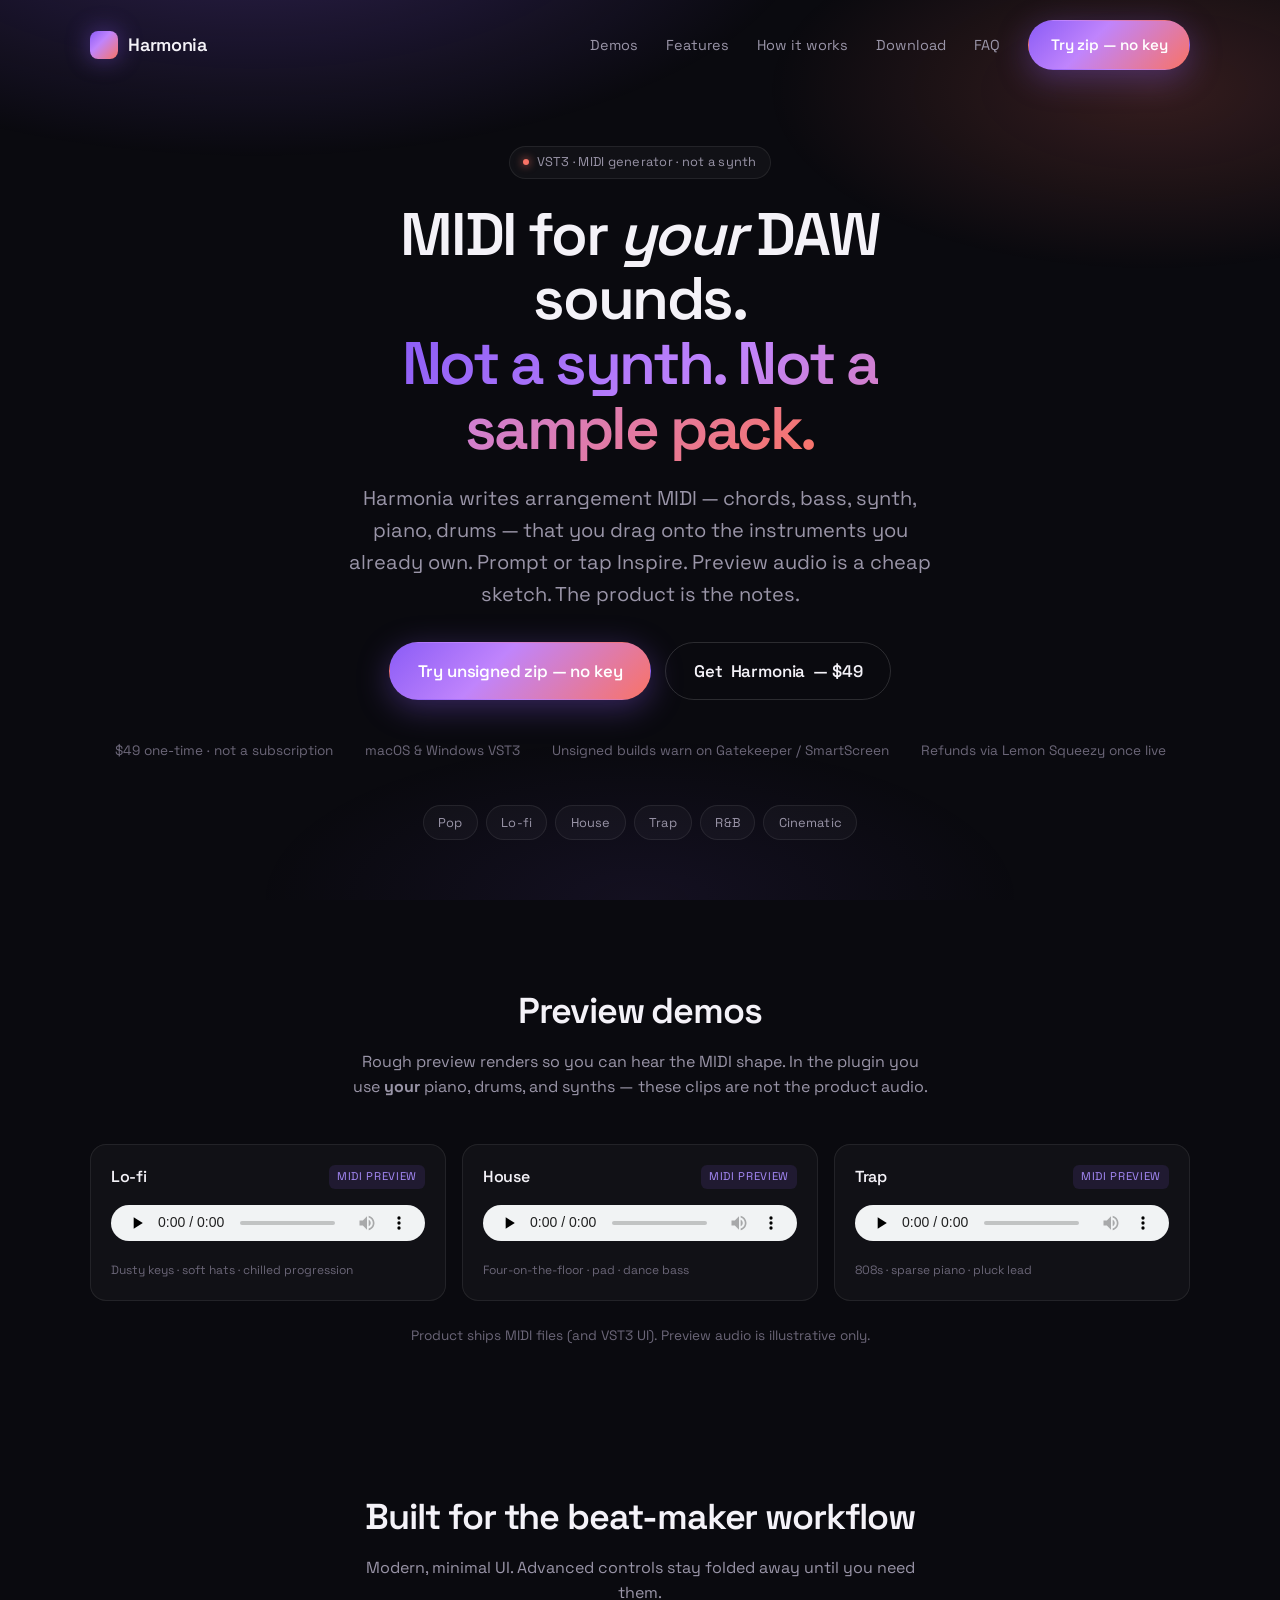
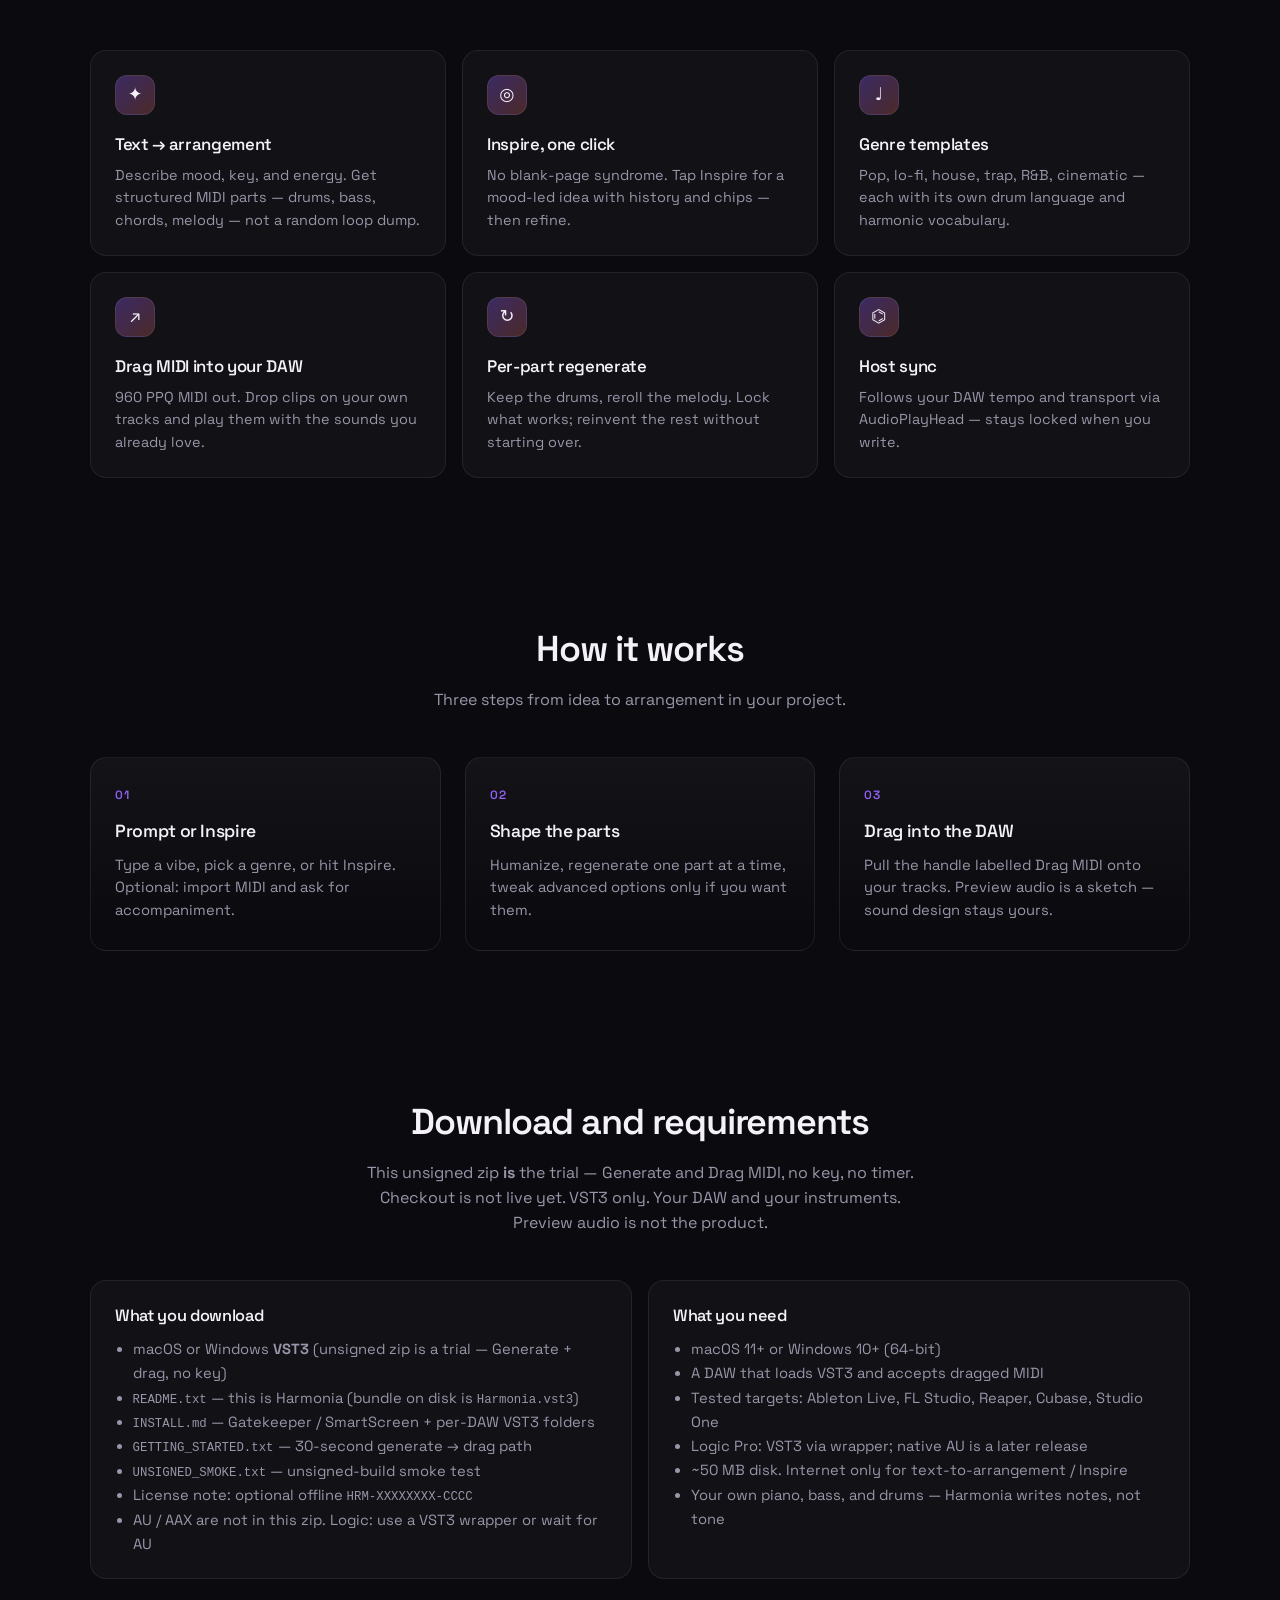
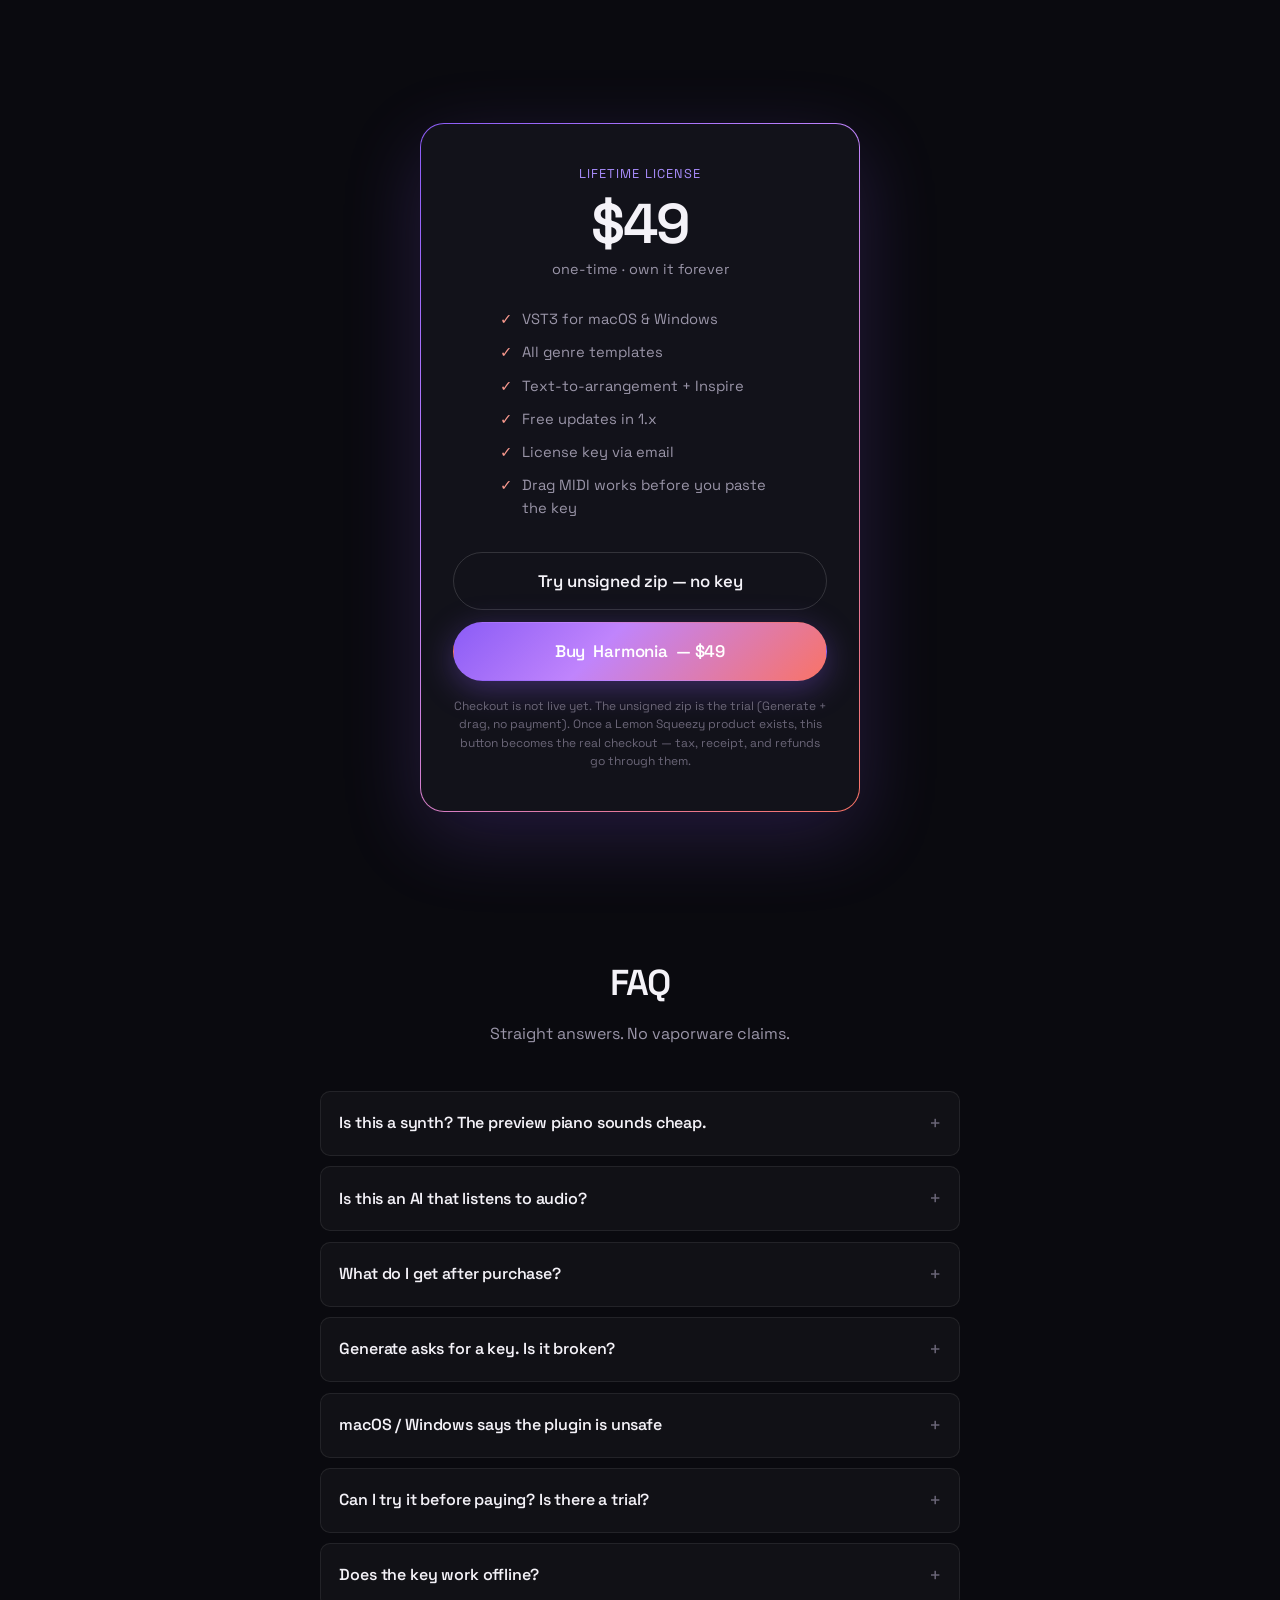
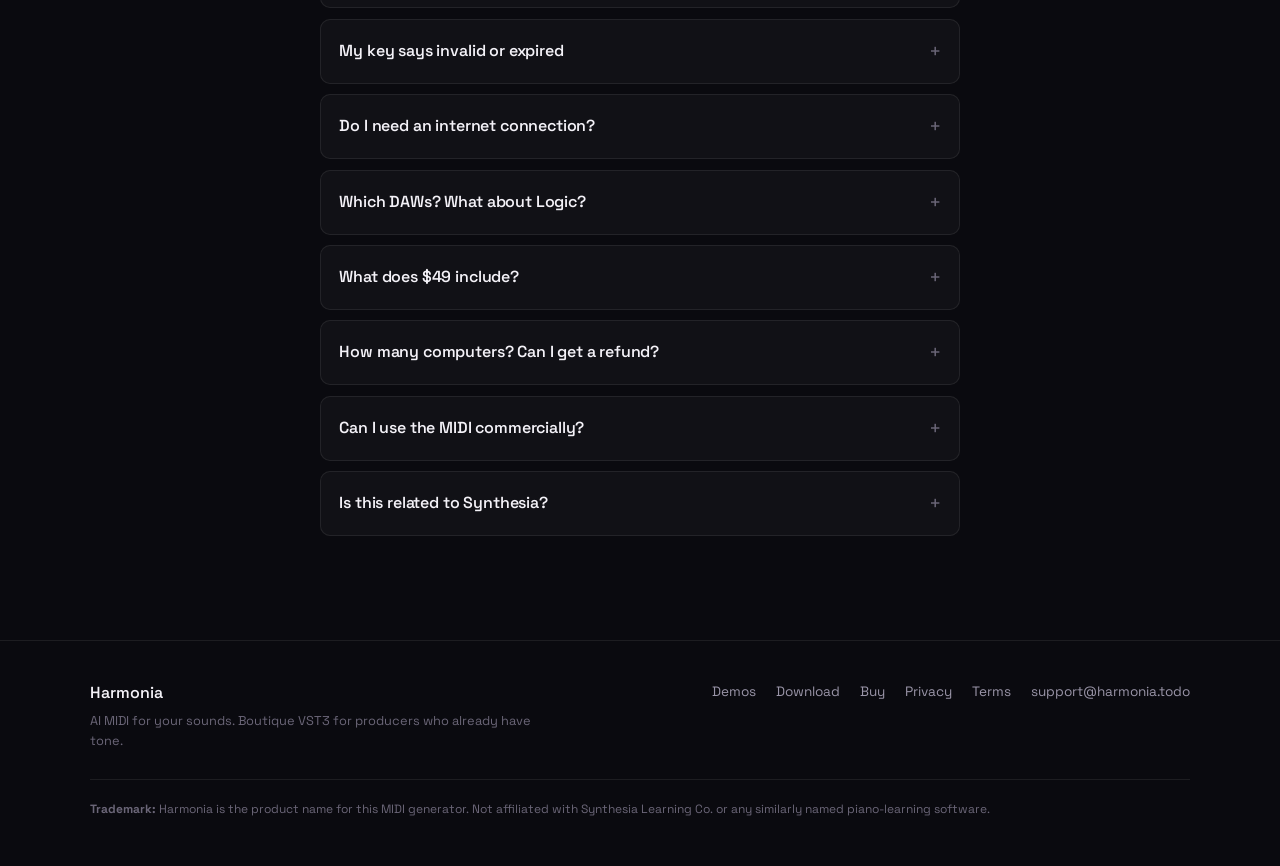
<file: sell-site/index.html>
<!DOCTYPE html>
<html lang="en">
<head>
  <meta charset="utf-8" />
  <meta name="viewport" content="width=device-width, initial-scale=1" />
  <title>Harmonia — AI MIDI for your sounds</title>
  <meta name="description" content="Harmonia is a VST3 MIDI generator. Describe a vibe or tap Inspire, get arrangement MIDI, drag it into your DAW and play it with your own sounds." />
  <meta name="theme-color" content="#0a0a0f" />
  <link rel="preconnect" href="https://fonts.googleapis.com" />
  <link rel="preconnect" href="https://fonts.gstatic.com" crossorigin />
  <link href="https://fonts.googleapis.com/css2?family=Space+Grotesk:wght@400;500;600&display=swap" rel="stylesheet" />
  <link rel="stylesheet" href="styles.css" />
</head>
<body>
  <div class="aurora-bg" aria-hidden="true"></div>

  <header>
    <div class="wrap nav">
      <a class="logo" href="#top" aria-label="Harmonia home">
        <span class="logo-mark" aria-hidden="true"></span>
        <span data-brand>Harmonia</span>
      </a>
      <button class="nav-toggle" type="button" aria-label="Open menu" aria-expanded="false" id="navToggle">☰</button>
      <ul class="nav-links" id="navLinks">
        <li><a href="#demos">Demos</a></li>
        <li><a href="#features">Features</a></li>
        <li><a href="#how">How it works</a></li>
        <li><a href="#download">Download</a></li>
        <li><a href="#faq">FAQ</a></li>
        <li><a class="btn btn-primary nav-cta" href="#download" data-checkout>Try zip — no key</a></li>
      </ul>
    </div>
  </header>

  <main id="top">
    <!-- Hero -->
    <section class="hero wrap">
      <p class="eyebrow"><span class="eyebrow-dot" aria-hidden="true"></span> VST3 · MIDI generator · not a synth</p>
      <h1>
        MIDI for <em>your</em> DAW sounds.<br />
        <span class="gradient">Not a synth. Not a sample pack.</span>
      </h1>
      <p class="hero-lead">
        <span data-brand>Harmonia</span> writes arrangement MIDI — chords, bass, synth, piano, drums —
        that you drag onto the instruments you already own. Prompt or tap Inspire. Preview audio is a
        cheap sketch. The product is the notes.
      </p>
      <div class="hero-actions">
        <a class="btn btn-primary btn-lg" href="#download" data-trial>Try unsigned zip — no key</a>
        <a class="btn btn-ghost btn-lg" href="#buy" data-checkout data-checkout-keep-label>Get <span data-brand>Harmonia</span> — $49</a>
      </div>
      <div class="hero-meta">
        <span>$49 one-time · not a subscription</span>
        <span>macOS &amp; Windows VST3</span>
        <span>Unsigned builds warn on Gatekeeper / SmartScreen</span>
        <span>Refunds via Lemon Squeezy once live</span>
      </div>
      <div class="genre-pills" id="genrePills" aria-label="Supported genres"></div>
    </section>

    <!-- Demos -->
    <section id="demos">
      <div class="wrap">
        <div class="section-head">
          <h2>Preview demos</h2>
          <p>
            Rough preview renders so you can hear the MIDI shape. In the plugin you use
            <strong>your</strong> piano, drums, and synths — these clips are not the product audio.
          </p>
        </div>
        <div class="demos">
          <article class="demo-card">
            <div class="demo-top">
              <span class="demo-label">Lo-fi</span>
              <span class="demo-badge">MIDI preview</span>
            </div>
            <audio controls preload="none" src="demos/lofi.mp3">
              Your browser does not support audio.
            </audio>
            <p class="demo-note">Dusty keys · soft hats · chilled progression</p>
          </article>
          <article class="demo-card">
            <div class="demo-top">
              <span class="demo-label">House</span>
              <span class="demo-badge">MIDI preview</span>
            </div>
            <audio controls preload="none" src="demos/house.mp3">
              Your browser does not support audio.
            </audio>
            <p class="demo-note">Four-on-the-floor · pad · dance bass</p>
          </article>
          <article class="demo-card">
            <div class="demo-top">
              <span class="demo-label">Trap</span>
              <span class="demo-badge">MIDI preview</span>
            </div>
            <audio controls preload="none" src="demos/trap.mp3">
              Your browser does not support audio.
            </audio>
            <p class="demo-note">808s · sparse piano · pluck lead</p>
          </article>
        </div>
        <p class="demo-disclaimer">
          Product ships MIDI files (and VST3 UI). Preview audio is illustrative only.
        </p>
      </div>
    </section>

    <!-- Features -->
    <section id="features">
      <div class="wrap">
        <div class="section-head">
          <h2>Built for the beat-maker workflow</h2>
          <p>Modern, minimal UI. Advanced controls stay folded away until you need them.</p>
        </div>
        <div class="features">
          <article class="feature">
            <div class="feature-icon" aria-hidden="true">✦</div>
            <h3>Text → arrangement</h3>
            <p>Describe mood, key, and energy. Get structured MIDI parts — drums, bass, chords, melody — not a random loop dump.</p>
          </article>
          <article class="feature">
            <div class="feature-icon" aria-hidden="true">◎</div>
            <h3>Inspire, one click</h3>
            <p>No blank-page syndrome. Tap Inspire for a mood-led idea with history and chips — then refine.</p>
          </article>
          <article class="feature">
            <div class="feature-icon" aria-hidden="true">♩</div>
            <h3>Genre templates</h3>
            <p>Pop, lo-fi, house, trap, R&amp;B, cinematic — each with its own drum language and harmonic vocabulary.</p>
          </article>
          <article class="feature">
            <div class="feature-icon" aria-hidden="true">↗</div>
            <h3>Drag MIDI into your DAW</h3>
            <p>960 PPQ MIDI out. Drop clips on your own tracks and play them with the sounds you already love.</p>
          </article>
          <article class="feature">
            <div class="feature-icon" aria-hidden="true">↻</div>
            <h3>Per-part regenerate</h3>
            <p>Keep the drums, reroll the melody. Lock what works; reinvent the rest without starting over.</p>
          </article>
          <article class="feature">
            <div class="feature-icon" aria-hidden="true">⌬</div>
            <h3>Host sync</h3>
            <p>Follows your DAW tempo and transport via AudioPlayHead — stays locked when you write.</p>
          </article>
        </div>
      </div>
    </section>

    <!-- How it works -->
    <section id="how">
      <div class="wrap">
        <div class="section-head">
          <h2>How it works</h2>
          <p>Three steps from idea to arrangement in your project.</p>
        </div>
        <div class="steps">
          <article class="step">
            <h3>Prompt or Inspire</h3>
            <p>Type a vibe, pick a genre, or hit Inspire. Optional: import MIDI and ask for accompaniment.</p>
          </article>
          <article class="step">
            <h3>Shape the parts</h3>
            <p>Humanize, regenerate one part at a time, tweak advanced options only if you want them.</p>
          </article>
          <article class="step">
            <h3>Drag into the DAW</h3>
            <p>Pull the handle labelled Drag MIDI onto your tracks. Preview audio is a sketch — sound design stays yours.</p>
          </article>
        </div>
      </div>
    </section>

    <!-- Download / requirements -->
    <section id="download">
      <div class="wrap">
        <div class="section-head">
          <h2>Download and requirements</h2>
          <p>
            This unsigned zip <strong>is</strong> the trial — Generate and Drag MIDI, no key, no timer.
            Checkout is not live yet. VST3 only. Your DAW and your instruments. Preview audio is not the product.
          </p>
        </div>
        <div class="req-grid">
          <article class="req-card">
            <h3>What you download</h3>
            <ul>
              <li>macOS or Windows <strong>VST3</strong> (unsigned zip is a trial — Generate + drag, no key)</li>
              <li><code>README.txt</code> — this is Harmonia (bundle on disk is <code>Harmonia.vst3</code>)</li>
              <li><code>INSTALL.md</code> — Gatekeeper / SmartScreen + per-DAW VST3 folders</li>
              <li><code>GETTING_STARTED.txt</code> — 30-second generate → drag path</li>
              <li><code>UNSIGNED_SMOKE.txt</code> — unsigned-build smoke test</li>
              <li>License note: optional offline <code>HRM-XXXXXXXX-CCCC</code></li>
              <li>AU / AAX are not in this zip. Logic: use a VST3 wrapper or wait for AU</li>
            </ul>
          </article>
          <article class="req-card">
            <h3>What you need</h3>
            <ul>
              <li>macOS 11+ or Windows 10+ (64-bit)</li>
              <li>A DAW that loads VST3 and accepts dragged MIDI</li>
              <li>Tested targets: Ableton Live, FL Studio, Reaper, Cubase, Studio One</li>
              <li>Logic Pro: VST3 via wrapper; native AU is a later release</li>
              <li>~50 MB disk. Internet only for text-to-arrangement / Inspire</li>
              <li>Your own piano, bass, and drums — Harmonia writes notes, not tone</li>
            </ul>
          </article>
        </div>
      </div>
    </section>

    <!-- Pricing / Lemon Squeezy -->
    <section class="pricing-band" id="buy">
      <div class="wrap">
        <div class="price-card">
          <p class="label">Lifetime license</p>
          <p class="price-amount" data-price>$49</p>
          <p class="price-note" data-price-note>one-time · own it forever</p>
          <ul class="price-list">
            <li>VST3 for macOS &amp; Windows</li>
            <li>All genre templates</li>
            <li>Text-to-arrangement + Inspire</li>
            <li>Free updates in 1.x</li>
            <li>License key via email</li>
            <li>Drag MIDI works before you paste the key</li>
          </ul>
          <!--
            TODO(Lemon Squeezy): replace href="#" with your checkout URL from Lemon Squeezy
            (Products → your product → Share → Checkout link). Keep data-lemonsqueezy for overlay JS if used.
          -->
          <a class="btn btn-ghost btn-lg" href="#download" data-trial>Try unsigned zip — no key</a>
          <a
            class="btn btn-primary btn-lg"
            href="#download"
            id="lemonCheckout"
            data-checkout
            data-checkout-keep-label
            data-lemonsqueezy
            data-lemonsqueezy-comment="TODO: paste Lemon Squeezy checkout URL"
          >Buy <span data-brand>Harmonia</span> — $49</a>
          <p class="price-footnote">
            Checkout is not live yet. The unsigned zip is the trial (Generate + drag, no payment).
            Once a Lemon Squeezy product exists, this button becomes the real checkout —
            tax, receipt, and refunds go through them.
          </p>
        </div>
      </div>
    </section>

    <!-- FAQ -->
    <section id="faq">
      <div class="wrap">
        <div class="section-head">
          <h2>FAQ</h2>
          <p>Straight answers. No vaporware claims.</p>
        </div>
        <div class="faq">
          <details>
            <summary>Is this a synth? The preview piano sounds cheap.</summary>
            <p>
              No. Harmonia is a <strong>MIDI generator for YOUR DAW sounds</strong>, not a synth
              and not a sample pack. Preview audio is a sketch so you can hear the MIDI shape.
              Drag the notes onto <strong>your</strong> piano, bass, and drums. A thin built-in
              piano is expected, not a defect.
            </p>
          </details>
          <details>
            <summary>Is this an AI that listens to audio?</summary>
            <p>
              No. <span data-brand>Harmonia</span> plans and writes notes. You hear them through
              whatever instruments you load in your DAW. Preview MP3s on this page are
              illustrative renders only.
            </p>
          </details>
          <details>
            <summary>What do I get after purchase?</summary>
            <p>
              A download link and a license key <code>HRM-XXXXXXXX-CCCC</code> for the VST3 (macOS / Windows).
              Settings → paste the key → Validate. Generate needs the key on paid builds.
              Drag MIDI and export always work, even before you paste it.
            </p>
          </details>
          <details>
            <summary>Generate asks for a key. Is it broken?</summary>
            <p>
              No — paid builds need the key before Generate writes a new clip.
              Tap Generate (it stays clickable) and Settings opens so you can
              paste <code>HRM-XXXXXXXX-CCCC</code> or hit Paste. Drag MIDI still
              works so you can audition a clip that is already on the piano roll.
            </p>
          </details>
          <details>
            <summary>macOS / Windows says the plugin is unsafe</summary>
            <p>
              Unsigned builds trip Gatekeeper and SmartScreen. That warning is expected
              until the developer signs the installer — it is not malware. Prefer the
              signed download from your receipt once it exists. The zip includes
              <code>UNSIGNED_SMOKE.txt</code>: right-click Open / More info → Run anyway,
              copy the .vst3 into the VST3 folder, rescan, Generate, drag MIDI.
            </p>
          </details>
          <details>
            <summary>Can I try it before paying? Is there a trial?</summary>
            <p>
              Yes. The unsigned zip <strong>is</strong> the trial: Generate and Drag MIDI work with
              no key and no timer. Use it in your DAW before Lemon checkout exists. Paid
              (<code>ENFORCE</code>) builds lock Generate until you paste <code>HRM-XXXXXXXX-CCCC</code>.
              Drag MIDI never locks.
            </p>
          </details>
          <details>
            <summary>Does the key work offline?</summary>
            <p>
              Offline <code>HRM-XXXXXXXX-CCCC</code> keys validate on this machine and never expire.
              They are not sent anywhere. Lemon keys need a validate URL (optional, not live yet).
              Genre templates work offline. Text-to-arrangement / Inspire need a network and an LLM key you supply.
            </p>
          </details>
          <details>
            <summary>My key says invalid or expired</summary>
            <p>
              Invalid HRM- usually means a truncated paste — copy the full <code>HRM-XXXXXXXX-CCCC</code>
              line (Settings → Paste). Offline HRM- keys do not expire. “Expired” / “disabled” is a
              Lemon HTTP status once checkout is live — ask for a new key or a refund through Lemon.
            </p>
          </details>
          <details>
            <summary>Do I need an internet connection?</summary>
            <p>
              Not for Generate, Drag MIDI, or an offline HRM- key. Text-to-arrangement and Inspire
              use a cloud LLM only if you turn that on. Genre templates work offline.
            </p>
          </details>
          <details>
            <summary>Which DAWs? What about Logic?</summary>
            <p>
              VST3 + dragged MIDI: Ableton Live, FL Studio, Reaper, Cubase, Studio One, and similar.
              <strong>Logic Pro has no native VST3</strong> — use a VST3 wrapper, or wait for AU.
              This zip does not include AU.
            </p>
          </details>
          <details>
            <summary>What does $49 include?</summary>
            <p>
              A one-time license for Harmonia 1.x: the VST3, all six genre templates,
              text-to-arrangement, Inspire, and free 1.x updates. Not a subscription.
              You do not get a sample pack or a “pro piano” — you get MIDI for the
              instruments you already own.
            </p>
          </details>
          <details>
            <summary>How many computers? Can I get a refund?</summary>
            <p>
              One buyer, the machines you personally use. <strong>$49 is one-time</strong>
              (not a subscription). Once checkout is live, Lemon Squeezy is merchant of
              record: tax, receipt, and refunds go through them. If the VST3 will not
              load or drag MIDI after a good-faith install, ask for a refund — unsigned
              builds warn on Gatekeeper / SmartScreen until the developer signs.
            </p>
          </details>
          <details>
            <summary>Can I use the MIDI commercially?</summary>
            <p>
              Yes — MIDI you generate with a valid license is yours to use in commercial releases. Do not redistribute
              the plugin itself.
            </p>
          </details>
          <details>
            <summary>Is this related to Synthesia?</summary>
            <p>
              No. The product is <strong>Harmonia</strong>, an AI MIDI generator for your DAW.
              It is not affiliated with Synthesia Learning Co. or any piano-learning software of that name.
            </p>
          </details>
        </div>
      </div>
    </section>
  </main>

  <footer class="footer">
    <div class="wrap">
      <div class="footer-inner">
        <div>
          <p class="footer-brand" data-brand>Harmonia</p>
          <p class="footer-muted">AI MIDI for your sounds. Boutique VST3 for producers who already have tone.</p>
        </div>
        <div class="footer-links">
          <a href="#demos">Demos</a>
          <a href="#download">Download</a>
          <a href="#buy">Buy</a>
          <a href="privacy.html">Privacy</a>
          <a href="terms.html">Terms</a>
          <a href="mailto:support@harmonia.todo" id="supportLink">support@harmonia.todo</a>
        </div>
      </div>
      <p class="tm-note">
        <strong>Trademark:</strong> Harmonia is the product name for this MIDI generator. Not affiliated with Synthesia Learning Co. or any similarly named piano-learning software.</p>
    </div>
  </footer>

  <script src="config.js"></script>
  <script src="script.js"></script>
</body>
</html>
</file>
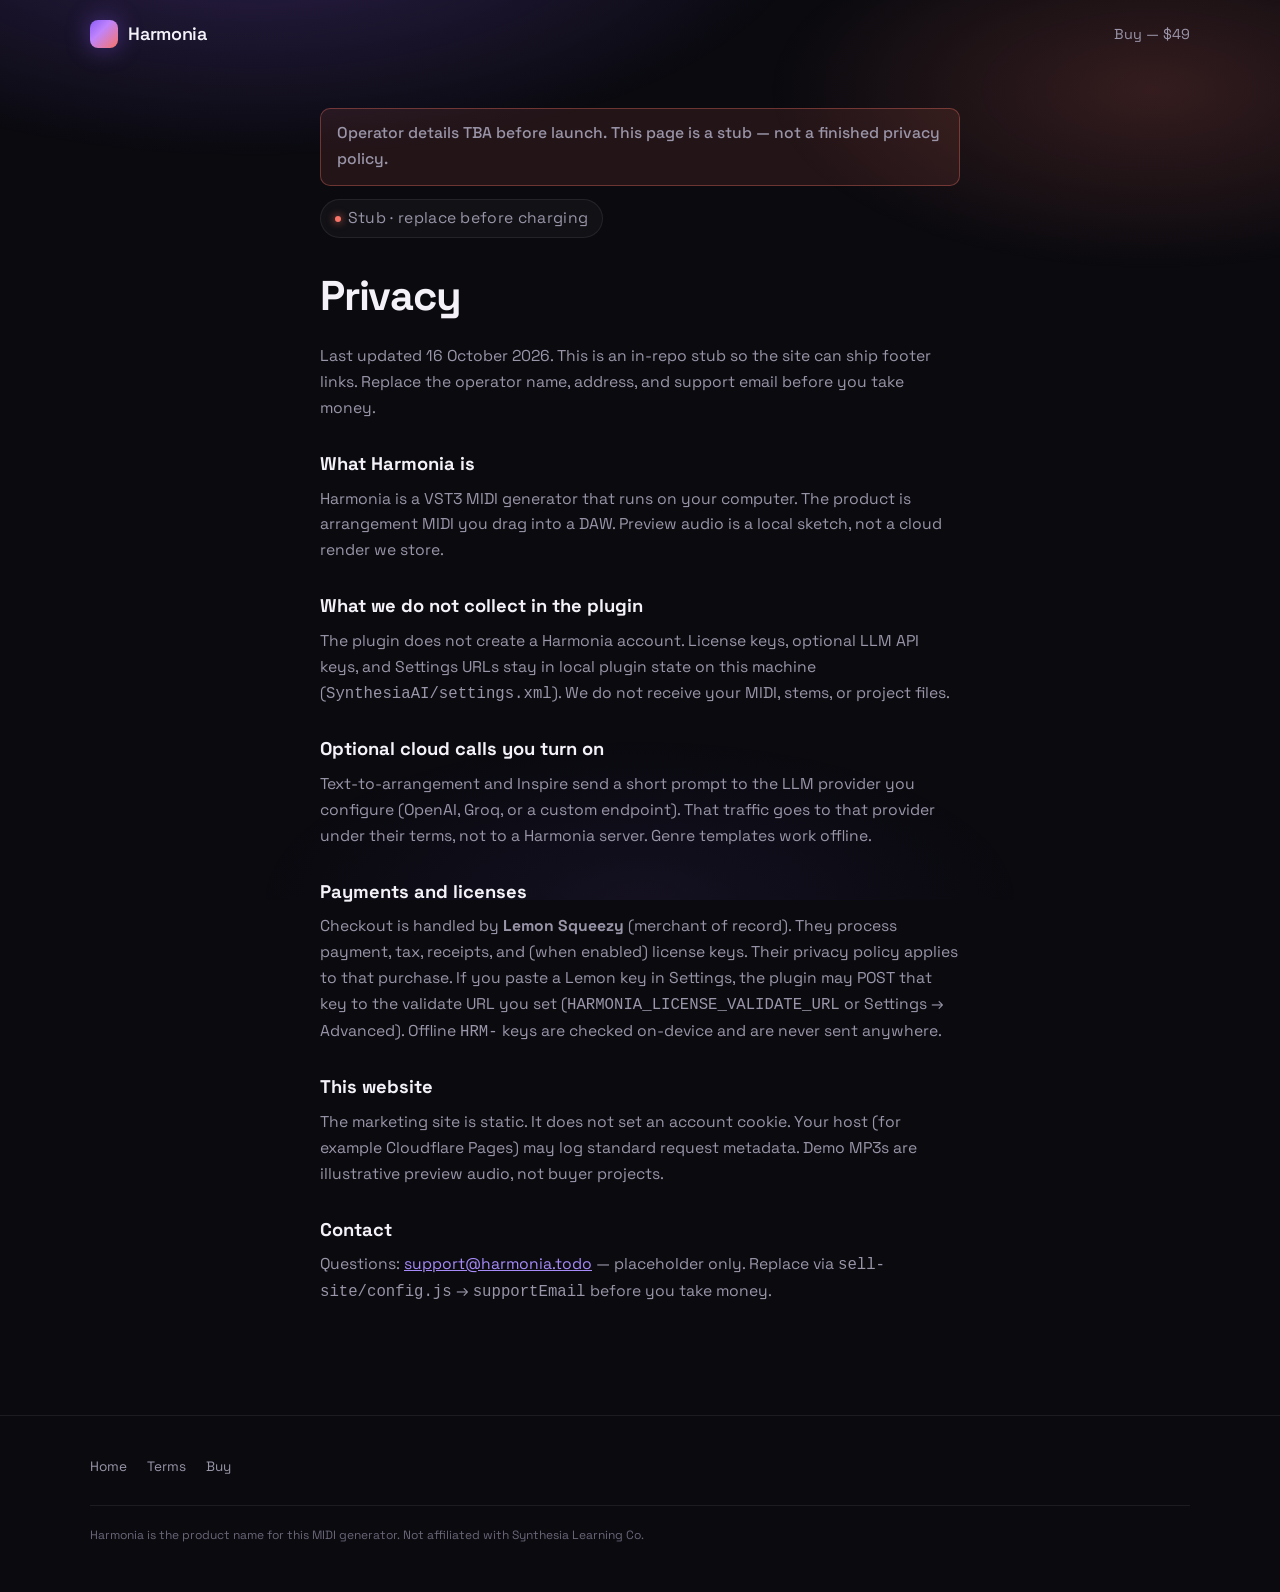
<file: sell-site/privacy.html>
<!DOCTYPE html>
<html lang="en">
<head>
  <meta charset="utf-8" />
  <meta name="viewport" content="width=device-width, initial-scale=1" />
  <title>Privacy — Harmonia</title>
  <meta name="description" content="Privacy policy stub for Harmonia, a VST3 MIDI generator." />
  <meta name="theme-color" content="#0a0a0f" />
  <link rel="preconnect" href="https://fonts.googleapis.com" />
  <link rel="preconnect" href="https://fonts.gstatic.com" crossorigin />
  <link href="https://fonts.googleapis.com/css2?family=Space+Grotesk:wght@400;500;600&display=swap" rel="stylesheet" />
  <link rel="stylesheet" href="styles.css" />
</head>
<body>
  <div class="aurora-bg" aria-hidden="true"></div>
  <header>
    <div class="wrap nav">
      <a class="logo" href="index.html" aria-label="Harmonia home">
        <span class="logo-mark" aria-hidden="true"></span>
        <span data-brand>Harmonia</span>
      </a>
      <ul class="nav-links">
        <li><a href="index.html#buy" data-checkout>Buy — $49</a></li>
      </ul>
    </div>
  </header>
  <main class="legal wrap">
    <p class="legal-banner" role="status">Operator details TBA before launch. This page is a stub — not a finished privacy policy.</p>
    <p class="eyebrow"><span class="eyebrow-dot" aria-hidden="true"></span> Stub · replace before charging</p>
    <h1>Privacy</h1>
    <p class="legal-lead">
      Last updated 16 October 2026. This is an in-repo stub so the site can ship footer links.
      Replace the operator name, address, and support email before you take money.
    </p>
    <h2>What Harmonia is</h2>
    <p>
      Harmonia is a VST3 MIDI generator that runs on your computer. The product is arrangement MIDI
      you drag into a DAW. Preview audio is a local sketch, not a cloud render we store.
    </p>
    <h2>What we do not collect in the plugin</h2>
    <p>
      The plugin does not create a Harmonia account. License keys, optional LLM API keys, and
      Settings URLs stay in local plugin state on this machine (<code>SynthesiaAI/settings.xml</code>).
      We do not receive your MIDI, stems, or project files.
    </p>
    <h2>Optional cloud calls you turn on</h2>
    <p>
      Text-to-arrangement and Inspire send a short prompt to the LLM provider you configure
      (OpenAI, Groq, or a custom endpoint). That traffic goes to that provider under their terms,
      not to a Harmonia server. Genre templates work offline.
    </p>
    <h2>Payments and licenses</h2>
    <p>
      Checkout is handled by <strong>Lemon Squeezy</strong> (merchant of record). They process
      payment, tax, receipts, and (when enabled) license keys. Their privacy policy applies to
      that purchase. If you paste a Lemon key in Settings, the plugin may POST that key to the
      validate URL you set (<code>HARMONIA_LICENSE_VALIDATE_URL</code> or Settings → Advanced).
      Offline <code>HRM-</code> keys are checked on-device and are never sent anywhere.
    </p>
    <h2>This website</h2>
    <p>
      The marketing site is static. It does not set an account cookie. Your host (for example
      Cloudflare Pages) may log standard request metadata. Demo MP3s are illustrative preview
      audio, not buyer projects.
    </p>
    <h2>Contact</h2>
    <p>
      Questions: <a href="mailto:support@harmonia.todo" id="supportLink">support@harmonia.todo</a>
      — placeholder only. Replace via <code>sell-site/config.js</code> → <code>supportEmail</code>
      before you take money.
    </p>
  </main>
  <footer class="footer">
    <div class="wrap">
      <div class="footer-links">
        <a href="index.html">Home</a>
        <a href="terms.html">Terms</a>
        <a href="index.html#buy">Buy</a>
      </div>
      <p class="tm-note">Harmonia is the product name for this MIDI generator. Not affiliated with Synthesia Learning Co.</p>
    </div>
  </footer>
  <script src="config.js"></script>
  <script src="script.js"></script>
</body>
</html>
</file>
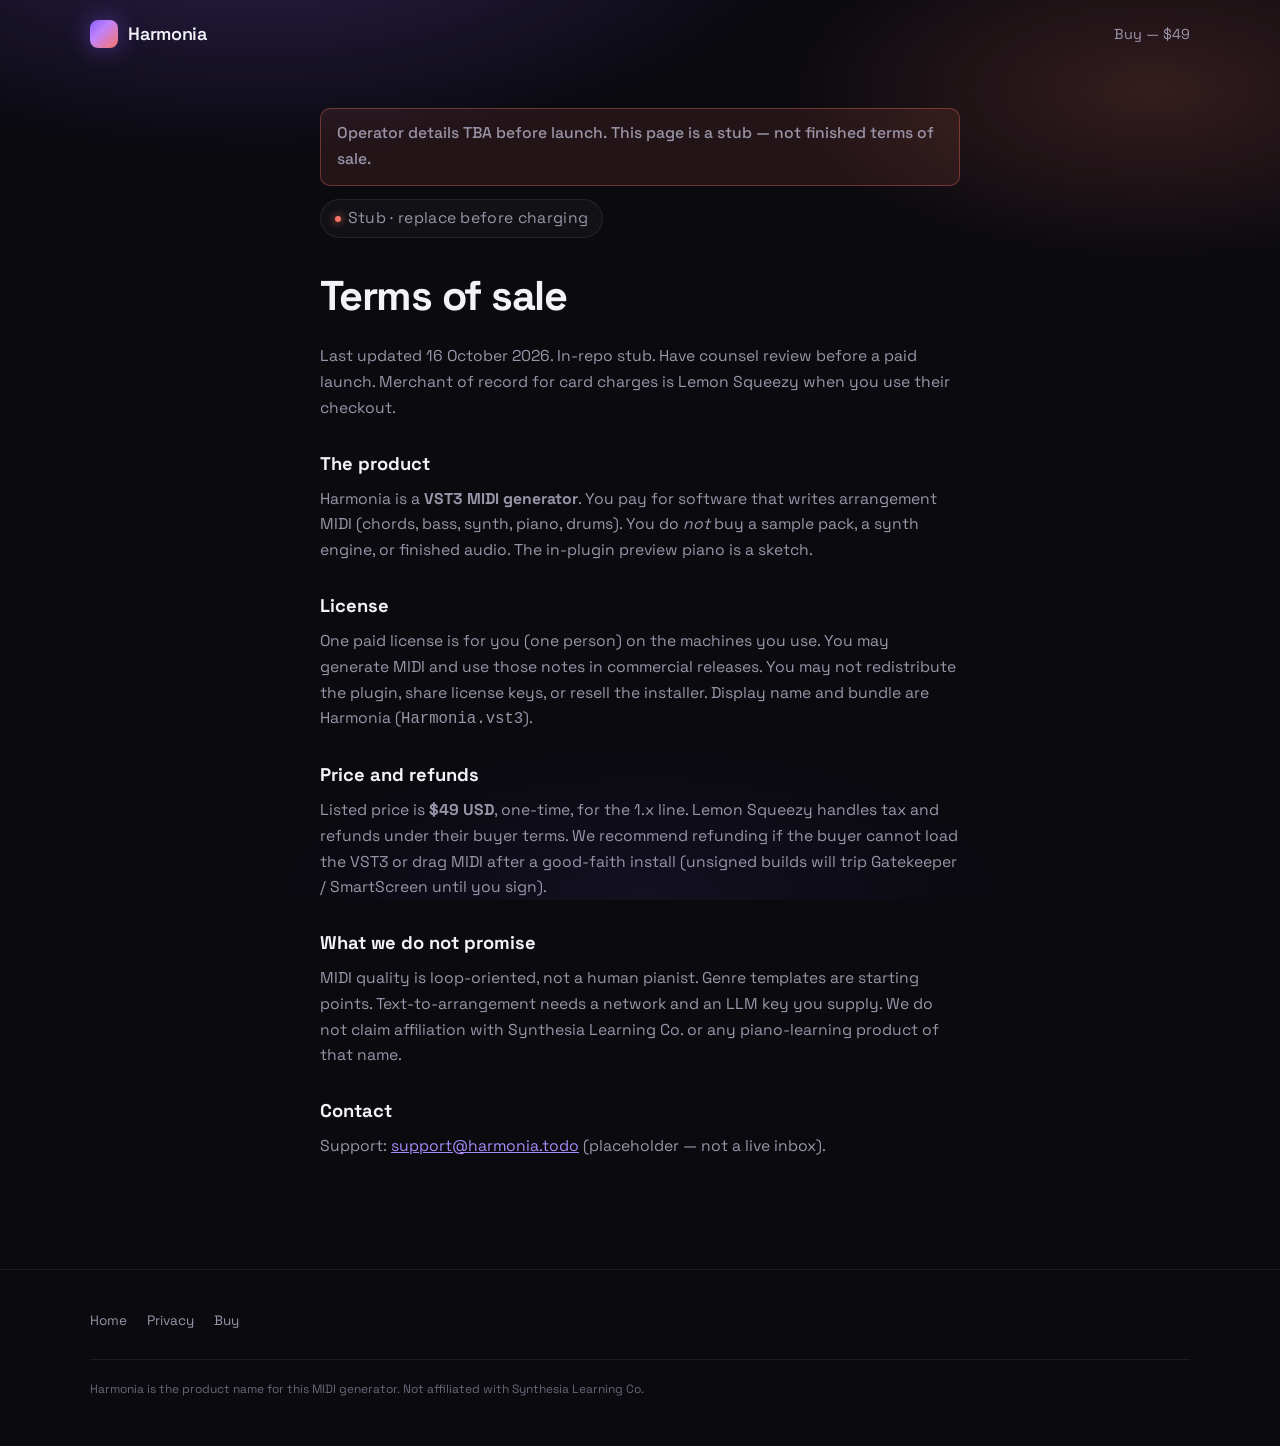
<file: sell-site/terms.html>
<!DOCTYPE html>
<html lang="en">
<head>
  <meta charset="utf-8" />
  <meta name="viewport" content="width=device-width, initial-scale=1" />
  <title>Terms — Harmonia</title>
  <meta name="description" content="Terms of sale stub for Harmonia, a VST3 MIDI generator." />
  <meta name="theme-color" content="#0a0a0f" />
  <link rel="preconnect" href="https://fonts.googleapis.com" />
  <link rel="preconnect" href="https://fonts.gstatic.com" crossorigin />
  <link href="https://fonts.googleapis.com/css2?family=Space+Grotesk:wght@400;500;600&display=swap" rel="stylesheet" />
  <link rel="stylesheet" href="styles.css" />
</head>
<body>
  <div class="aurora-bg" aria-hidden="true"></div>
  <header>
    <div class="wrap nav">
      <a class="logo" href="index.html" aria-label="Harmonia home">
        <span class="logo-mark" aria-hidden="true"></span>
        <span data-brand>Harmonia</span>
      </a>
      <ul class="nav-links">
        <li><a href="index.html#buy" data-checkout>Buy — $49</a></li>
      </ul>
    </div>
  </header>
  <main class="legal wrap">
    <p class="legal-banner" role="status">Operator details TBA before launch. This page is a stub — not finished terms of sale.</p>
    <p class="eyebrow"><span class="eyebrow-dot" aria-hidden="true"></span> Stub · replace before charging</p>
    <h1>Terms of sale</h1>
    <p class="legal-lead">
      Last updated 16 October 2026. In-repo stub. Have counsel review before a paid launch.
      Merchant of record for card charges is Lemon Squeezy when you use their checkout.
    </p>
    <h2>The product</h2>
    <p>
      Harmonia is a <strong>VST3 MIDI generator</strong>. You pay for software that writes
      arrangement MIDI (chords, bass, synth, piano, drums). You do <em>not</em> buy a sample
      pack, a synth engine, or finished audio. The in-plugin preview piano is a sketch.
    </p>
    <h2>License</h2>
    <p>
      One paid license is for you (one person) on the machines you use. You may generate MIDI
      and use those notes in commercial releases. You may not redistribute the plugin, share
      license keys, or resell the installer. Display name and bundle are Harmonia
      (<code>Harmonia.vst3</code>).
    </p>
    <h2>Price and refunds</h2>
    <p>
      Listed price is <strong>$49 USD</strong>, one-time, for the 1.x line. Lemon Squeezy
      handles tax and refunds under their buyer terms. We recommend refunding if the buyer
      cannot load the VST3 or drag MIDI after a good-faith install (unsigned builds will
      trip Gatekeeper / SmartScreen until you sign).
    </p>
    <h2>What we do not promise</h2>
    <p>
      MIDI quality is loop-oriented, not a human pianist. Genre templates are starting points.
      Text-to-arrangement needs a network and an LLM key you supply. We do not claim affiliation
      with Synthesia Learning Co. or any piano-learning product of that name.
    </p>
    <h2>Contact</h2>
    <p>
      Support: <a href="mailto:support@harmonia.todo" id="supportLink">support@harmonia.todo</a>
      (placeholder — not a live inbox).
    </p>
  </main>
  <footer class="footer">
    <div class="wrap">
      <div class="footer-links">
        <a href="index.html">Home</a>
        <a href="privacy.html">Privacy</a>
        <a href="index.html#buy">Buy</a>
      </div>
      <p class="tm-note">Harmonia is the product name for this MIDI generator. Not affiliated with Synthesia Learning Co.</p>
    </div>
  </footer>
  <script src="config.js"></script>
  <script src="script.js"></script>
</body>
</html>
</file>
<file: sell-site/styles.css>
/* Harmonia — boutique plugin landing */
:root {
  --bg: #0a0a0f;
  --bg-elevated: #12121a;
  --bg-card: rgba(255, 255, 255, 0.03);
  --border: rgba(255, 255, 255, 0.08);
  --border-strong: rgba(255, 255, 255, 0.14);
  --text: #f4f2f8;
  --text-muted: #9a95a8;
  --text-dim: #6b6678;
  --violet: #8b5cf6;
  --violet-soft: #a78bfa;
  --coral: #f97366;
  --coral-soft: #fb9a8f;
  --aurora: linear-gradient(135deg, #8b5cf6 0%, #c084fc 40%, #f97366 100%);
  --aurora-soft: linear-gradient(135deg, rgba(139, 92, 246, 0.35), rgba(249, 115, 102, 0.25));
  --radius: 16px;
  --radius-sm: 10px;
  --font: "Space Grotesk", system-ui, -apple-system, Segoe UI, sans-serif;
  --max: 1100px;
  --ease: cubic-bezier(0.22, 1, 0.36, 1);
}

*, *::before, *::after { box-sizing: border-box; margin: 0; padding: 0; }

html { scroll-behavior: smooth; }

body {
  font-family: var(--font);
  background: var(--bg);
  color: var(--text);
  line-height: 1.55;
  -webkit-font-smoothing: antialiased;
  overflow-x: hidden;
}

a { color: inherit; text-decoration: none; }
img { max-width: 100%; display: block; }
button, input { font: inherit; }

.wrap {
  width: min(100% - 2.5rem, var(--max));
  margin-inline: auto;
}

/* Aurora wash behind hero */
.aurora-bg {
  position: fixed;
  inset: 0;
  pointer-events: none;
  z-index: 0;
  background:
    radial-gradient(ellipse 80% 50% at 20% -10%, rgba(139, 92, 246, 0.28), transparent 55%),
    radial-gradient(ellipse 60% 40% at 90% 10%, rgba(249, 115, 102, 0.18), transparent 50%),
    radial-gradient(ellipse 50% 30% at 50% 100%, rgba(139, 92, 246, 0.08), transparent 60%);
}

main, header, footer { position: relative; z-index: 1; }

/* Nav */
.nav {
  display: flex;
  align-items: center;
  justify-content: space-between;
  padding: 1.25rem 0;
  gap: 1rem;
}

.logo {
  display: flex;
  align-items: center;
  gap: 0.65rem;
  font-weight: 600;
  font-size: 1.125rem;
  letter-spacing: -0.02em;
}

.logo-mark {
  width: 28px;
  height: 28px;
  border-radius: 8px;
  background: var(--aurora);
  box-shadow: 0 0 24px rgba(139, 92, 246, 0.45);
}

.nav-links {
  display: flex;
  align-items: center;
  gap: 1.75rem;
  list-style: none;
  font-size: 0.9rem;
  color: var(--text-muted);
}

.nav-links a:hover { color: var(--text); }

.nav-cta {
  display: none;
}

@media (min-width: 720px) {
  .nav-cta { display: inline-flex; }
}

/* Buttons */
.btn {
  display: inline-flex;
  align-items: center;
  justify-content: center;
  gap: 0.5rem;
  padding: 0.75rem 1.35rem;
  border-radius: 999px;
  border: 1px solid transparent;
  font-weight: 560;
  font-size: 0.95rem;
  letter-spacing: -0.01em;
  cursor: pointer;
  transition: transform 0.2s var(--ease), box-shadow 0.2s var(--ease), background 0.2s, border-color 0.2s;
}

.btn:active { transform: scale(0.98); }

.btn-primary {
  background: var(--aurora);
  color: #fff;
  box-shadow: 0 8px 32px rgba(139, 92, 246, 0.35);
}

.btn-primary:hover {
  box-shadow: 0 12px 40px rgba(249, 115, 102, 0.35);
  transform: translateY(-1px);
}

.btn-ghost {
  background: transparent;
  border-color: var(--border-strong);
  color: var(--text);
}

.btn-ghost:hover {
  border-color: rgba(255, 255, 255, 0.28);
  background: rgba(255, 255, 255, 0.04);
}

.btn-lg {
  padding: 0.95rem 1.75rem;
  font-size: 1.05rem;
}

/* Hero */
.hero {
  padding: 3.5rem 0 4.5rem;
  text-align: center;
}

.eyebrow {
  display: inline-flex;
  align-items: center;
  gap: 0.45rem;
  padding: 0.35rem 0.85rem;
  border-radius: 999px;
  border: 1px solid var(--border);
  background: rgba(255, 255, 255, 0.03);
  color: var(--text-muted);
  font-size: 0.8rem;
  letter-spacing: 0.02em;
  margin-bottom: 1.5rem;
}

.eyebrow-dot {
  width: 6px;
  height: 6px;
  border-radius: 50%;
  background: var(--coral);
  box-shadow: 0 0 8px var(--coral);
}

.hero h1 {
  font-size: clamp(2.4rem, 6vw, 3.75rem);
  font-weight: 600;
  letter-spacing: -0.04em;
  line-height: 1.08;
  max-width: 16ch;
  margin: 0 auto 1.25rem;
}

.hero h1 .gradient {
  background: var(--aurora);
  -webkit-background-clip: text;
  background-clip: text;
  color: transparent;
}

.hero-lead {
  font-size: clamp(1.05rem, 2.2vw, 1.25rem);
  color: var(--text-muted);
  max-width: 38rem;
  margin: 0 auto 2rem;
  line-height: 1.6;
}

.hero-actions {
  display: flex;
  flex-wrap: wrap;
  gap: 0.85rem;
  justify-content: center;
  margin-bottom: 2.5rem;
}

.hero-meta {
  display: flex;
  flex-wrap: wrap;
  gap: 1.25rem 2rem;
  justify-content: center;
  color: var(--text-dim);
  font-size: 0.85rem;
}

.hero-meta span { display: inline-flex; align-items: center; gap: 0.4rem; }

.genre-pills {
  display: flex;
  flex-wrap: wrap;
  gap: 0.5rem;
  justify-content: center;
  margin-top: 2.75rem;
}

.pill {
  padding: 0.4rem 0.9rem;
  border-radius: 999px;
  border: 1px solid var(--border);
  background: var(--bg-card);
  font-size: 0.8rem;
  color: var(--text-muted);
  letter-spacing: 0.01em;
}

.pill:hover {
  border-color: rgba(167, 139, 250, 0.45);
  color: var(--text);
}

/* Sections */
section {
  padding: 4.5rem 0;
}

.section-head {
  text-align: center;
  margin-bottom: 2.75rem;
}

.section-head h2 {
  font-size: clamp(1.75rem, 3.5vw, 2.25rem);
  font-weight: 600;
  letter-spacing: -0.03em;
  margin-bottom: 0.65rem;
}

.section-head p {
  color: var(--text-muted);
  max-width: 36rem;
  margin-inline: auto;
}

/* Demo players */
.demos {
  display: grid;
  gap: 1rem;
  grid-template-columns: 1fr;
}

@media (min-width: 720px) {
  .demos { grid-template-columns: repeat(3, 1fr); }
}

.demo-card {
  background: var(--bg-card);
  border: 1px solid var(--border);
  border-radius: var(--radius);
  padding: 1.25rem;
  transition: border-color 0.25s, box-shadow 0.25s;
}

.demo-card:hover,
.demo-card.is-playing {
  border-color: rgba(167, 139, 250, 0.4);
  box-shadow: 0 0 0 1px rgba(139, 92, 246, 0.15), 0 20px 40px rgba(0, 0, 0, 0.35);
}

.demo-top {
  display: flex;
  align-items: center;
  justify-content: space-between;
  margin-bottom: 1rem;
}

.demo-label {
  font-weight: 560;
  letter-spacing: -0.02em;
}

.demo-badge {
  font-size: 0.7rem;
  text-transform: uppercase;
  letter-spacing: 0.06em;
  color: var(--violet-soft);
  padding: 0.2rem 0.5rem;
  border-radius: 6px;
  background: rgba(139, 92, 246, 0.12);
}

.demo-card audio {
  width: 100%;
  height: 36px;
  border-radius: 8px;
}

.demo-note {
  margin-top: 0.75rem;
  font-size: 0.75rem;
  color: var(--text-dim);
}

.demo-disclaimer {
  text-align: center;
  margin-top: 1.5rem;
  font-size: 0.85rem;
  color: var(--text-dim);
}

/* Features */
.features {
  display: grid;
  gap: 1rem;
  grid-template-columns: 1fr;
}

@media (min-width: 640px) {
  .features { grid-template-columns: repeat(2, 1fr); }
}

@media (min-width: 960px) {
  .features { grid-template-columns: repeat(3, 1fr); }
}

.feature {
  background: var(--bg-card);
  border: 1px solid var(--border);
  border-radius: var(--radius);
  padding: 1.5rem;
  transition: border-color 0.25s, transform 0.25s var(--ease);
}

.feature:hover {
  border-color: rgba(249, 115, 102, 0.35);
  transform: translateY(-2px);
}

.feature-icon {
  width: 40px;
  height: 40px;
  border-radius: 12px;
  display: grid;
  place-items: center;
  background: var(--aurora-soft);
  border: 1px solid var(--border);
  margin-bottom: 1rem;
  font-size: 1.1rem;
}

.feature h3 {
  font-size: 1.05rem;
  font-weight: 560;
  letter-spacing: -0.02em;
  margin-bottom: 0.45rem;
}

.feature p {
  font-size: 0.9rem;
  color: var(--text-muted);
  line-height: 1.55;
}

/* How it works */
.steps {
  display: grid;
  gap: 1.25rem;
  counter-reset: step;
}

@media (min-width: 800px) {
  .steps { grid-template-columns: repeat(3, 1fr); gap: 1.5rem; }
}

.step {
  position: relative;
  padding: 1.75rem 1.5rem;
  border-radius: var(--radius);
  border: 1px solid var(--border);
  background: linear-gradient(180deg, rgba(255,255,255,0.04), transparent);
}

.step::before {
  counter-increment: step;
  content: "0" counter(step);
  display: block;
  font-size: 0.75rem;
  font-weight: 600;
  letter-spacing: 0.08em;
  background: var(--aurora);
  -webkit-background-clip: text;
  background-clip: text;
  color: transparent;
  margin-bottom: 0.85rem;
}

.step h3 {
  font-size: 1.1rem;
  font-weight: 560;
  letter-spacing: -0.02em;
  margin-bottom: 0.5rem;
}

.step p {
  color: var(--text-muted);
  font-size: 0.92rem;
}

/* Pricing */
.pricing-band {
  padding: 4.5rem 0;
}

.price-card {
  max-width: 440px;
  margin-inline: auto;
  text-align: center;
  padding: 2.5rem 2rem;
  border-radius: 24px;
  border: 1px solid transparent;
  background:
    linear-gradient(var(--bg-elevated), var(--bg-elevated)) padding-box,
    var(--aurora) border-box;
  box-shadow: 0 24px 80px rgba(139, 92, 246, 0.2);
}

.price-card .label {
  font-size: 0.8rem;
  text-transform: uppercase;
  letter-spacing: 0.08em;
  color: var(--violet-soft);
  margin-bottom: 0.75rem;
}

.price-amount {
  font-size: 3.5rem;
  font-weight: 600;
  letter-spacing: -0.04em;
  line-height: 1;
  margin-bottom: 0.35rem;
}

.price-note {
  color: var(--text-muted);
  font-size: 0.9rem;
  margin-bottom: 1.75rem;
}

.price-list {
  list-style: none;
  text-align: left;
  margin: 0 auto 2rem;
  max-width: 280px;
  display: grid;
  gap: 0.65rem;
}

.price-list li {
  display: flex;
  gap: 0.6rem;
  font-size: 0.92rem;
  color: var(--text-muted);
}

.price-list li::before {
  content: "✓";
  color: var(--coral-soft);
  font-weight: 600;
  flex-shrink: 0;
}

.price-card .btn {
  display: flex;
  width: 100%;
  justify-content: center;
  box-sizing: border-box;
}

.price-card .btn + .btn {
  margin-top: 0.75rem;
}

.price-footnote {
  margin-top: 1rem;
  font-size: 0.75rem;
  color: var(--text-dim);
}

/* FAQ */
.faq {
  max-width: 640px;
  margin-inline: auto;
  display: grid;
  gap: 0.65rem;
}

.faq details {
  border: 1px solid var(--border);
  border-radius: var(--radius-sm);
  background: var(--bg-card);
  padding: 1rem 1.15rem;
}

.faq details[open] {
  border-color: rgba(167, 139, 250, 0.35);
}

.faq summary {
  cursor: pointer;
  font-weight: 560;
  letter-spacing: -0.01em;
  list-style: none;
  display: flex;
  justify-content: space-between;
  align-items: center;
  gap: 1rem;
}

.faq summary::-webkit-details-marker { display: none; }

.faq summary::after {
  content: "+";
  color: var(--text-dim);
  font-size: 1.25rem;
  font-weight: 400;
  transition: transform 0.2s;
}

.faq details[open] summary::after {
  content: "−";
}

.faq details p {
  margin-top: 0.75rem;
  color: var(--text-muted);
  font-size: 0.92rem;
  line-height: 1.6;
}

/* Requirements */
.req-grid {
  display: grid;
  gap: 1rem;
  grid-template-columns: 1fr;
}

@media (min-width: 720px) {
  .req-grid { grid-template-columns: repeat(2, 1fr); }
}

.req-card {
  background: var(--bg-card);
  border: 1px solid var(--border);
  border-radius: var(--radius);
  padding: 1.4rem 1.5rem;
}

.req-card h3 {
  font-size: 1.02rem;
  font-weight: 560;
  margin-bottom: 0.55rem;
  letter-spacing: -0.02em;
}

.req-card ul {
  margin: 0;
  padding-left: 1.1rem;
  color: var(--text-muted);
  font-size: 0.92rem;
  line-height: 1.65;
}

.req-card code {
  font-size: 0.84em;
}

/* Legal stubs */
.legal {
  padding: 2.5rem 0 4rem;
  max-width: 40rem;
}

.legal h1 {
  font-size: clamp(2rem, 4vw, 2.6rem);
  letter-spacing: -0.03em;
  margin: 0.75rem 0 1rem;
}

.legal h2 {
  font-size: 1.15rem;
  margin: 1.75rem 0 0.5rem;
}

.legal p, .legal-lead {
  color: var(--text-muted);
  font-size: 0.98rem;
  line-height: 1.65;
  margin-bottom: 0.85rem;
}

.legal-lead { color: var(--text); }

.legal a { color: var(--violet-soft); text-decoration: underline; }

.legal-banner {
  margin: 0 0 1.25rem;
  padding: 0.75rem 1rem;
  border: 1px solid rgba(249, 115, 102, 0.35);
  border-radius: var(--radius-sm);
  background: rgba(249, 115, 102, 0.10);
  color: var(--text);
  font-size: 0.92rem;
  font-weight: 500;
  line-height: 1.45;
}

/* Footer */
.footer {
  border-top: 1px solid var(--border);
  padding: 2.5rem 0 3rem;
  margin-top: 2rem;
}

.footer-inner {
  display: flex;
  flex-direction: column;
  gap: 1.25rem;
}

@media (min-width: 720px) {
  .footer-inner {
    flex-direction: row;
    justify-content: space-between;
    align-items: flex-start;
  }
}

.footer-brand {
  font-weight: 560;
  margin-bottom: 0.35rem;
}

.footer-muted {
  color: var(--text-dim);
  font-size: 0.8rem;
  max-width: 28rem;
  line-height: 1.55;
}

.footer-links {
  display: flex;
  gap: 1.25rem;
  font-size: 0.85rem;
  color: var(--text-muted);
}

.footer-links a:hover { color: var(--text); }

.tm-note {
  margin-top: 1.75rem;
  padding-top: 1.25rem;
  border-top: 1px solid var(--border);
  font-size: 0.75rem;
  color: var(--text-dim);
  line-height: 1.5;
}

/* Mobile nav */
.nav-toggle {
  display: flex;
  background: transparent;
  border: 1px solid var(--border);
  color: var(--text);
  width: 40px;
  height: 40px;
  border-radius: 10px;
  align-items: center;
  justify-content: center;
  cursor: pointer;
}

@media (min-width: 720px) {
  .nav-toggle { display: none; }
}

.nav-links.is-open {
  display: flex;
  position: absolute;
  top: 64px;
  left: 1.25rem;
  right: 1.25rem;
  flex-direction: column;
  background: var(--bg-elevated);
  border: 1px solid var(--border);
  border-radius: var(--radius);
  padding: 1rem;
  gap: 0.85rem;
  z-index: 20;
}

@media (max-width: 719px) {
  .nav-links:not(.is-open) { display: none; }
  .nav { position: relative; }
}
</file>
